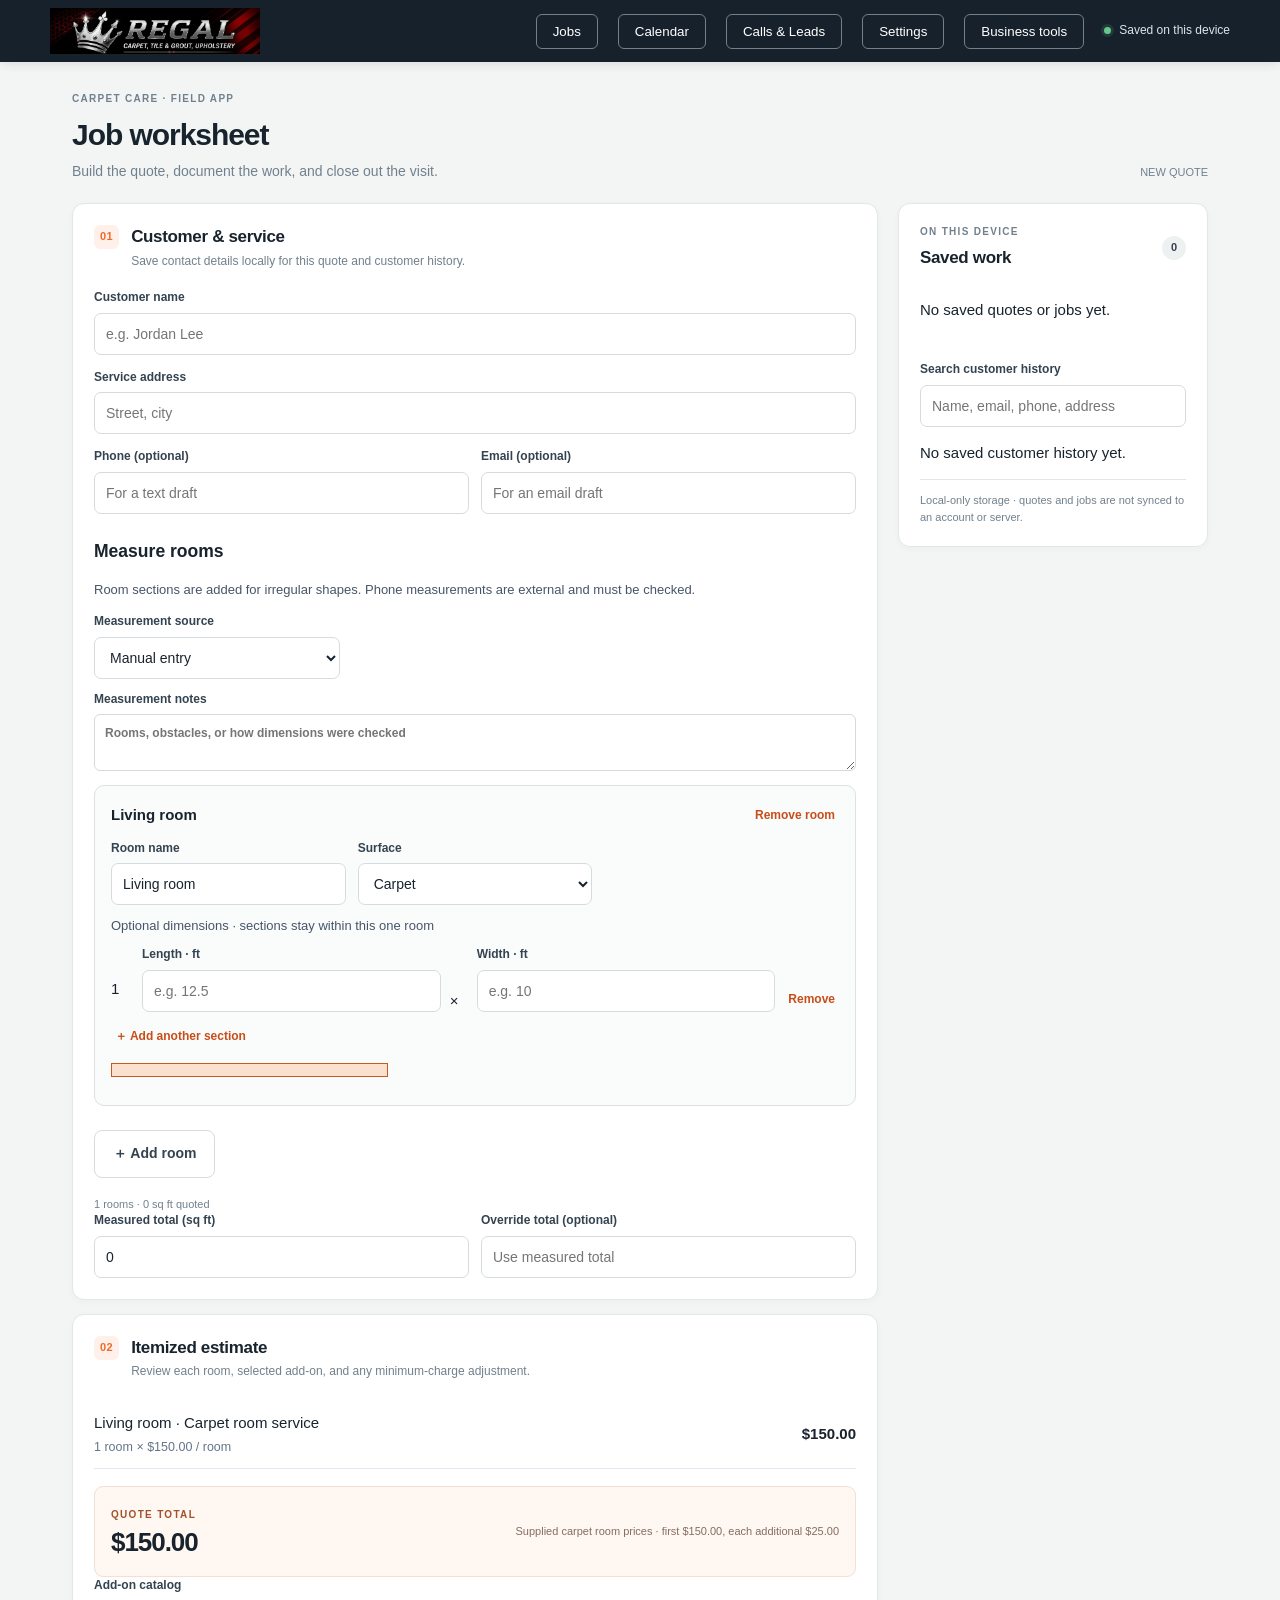
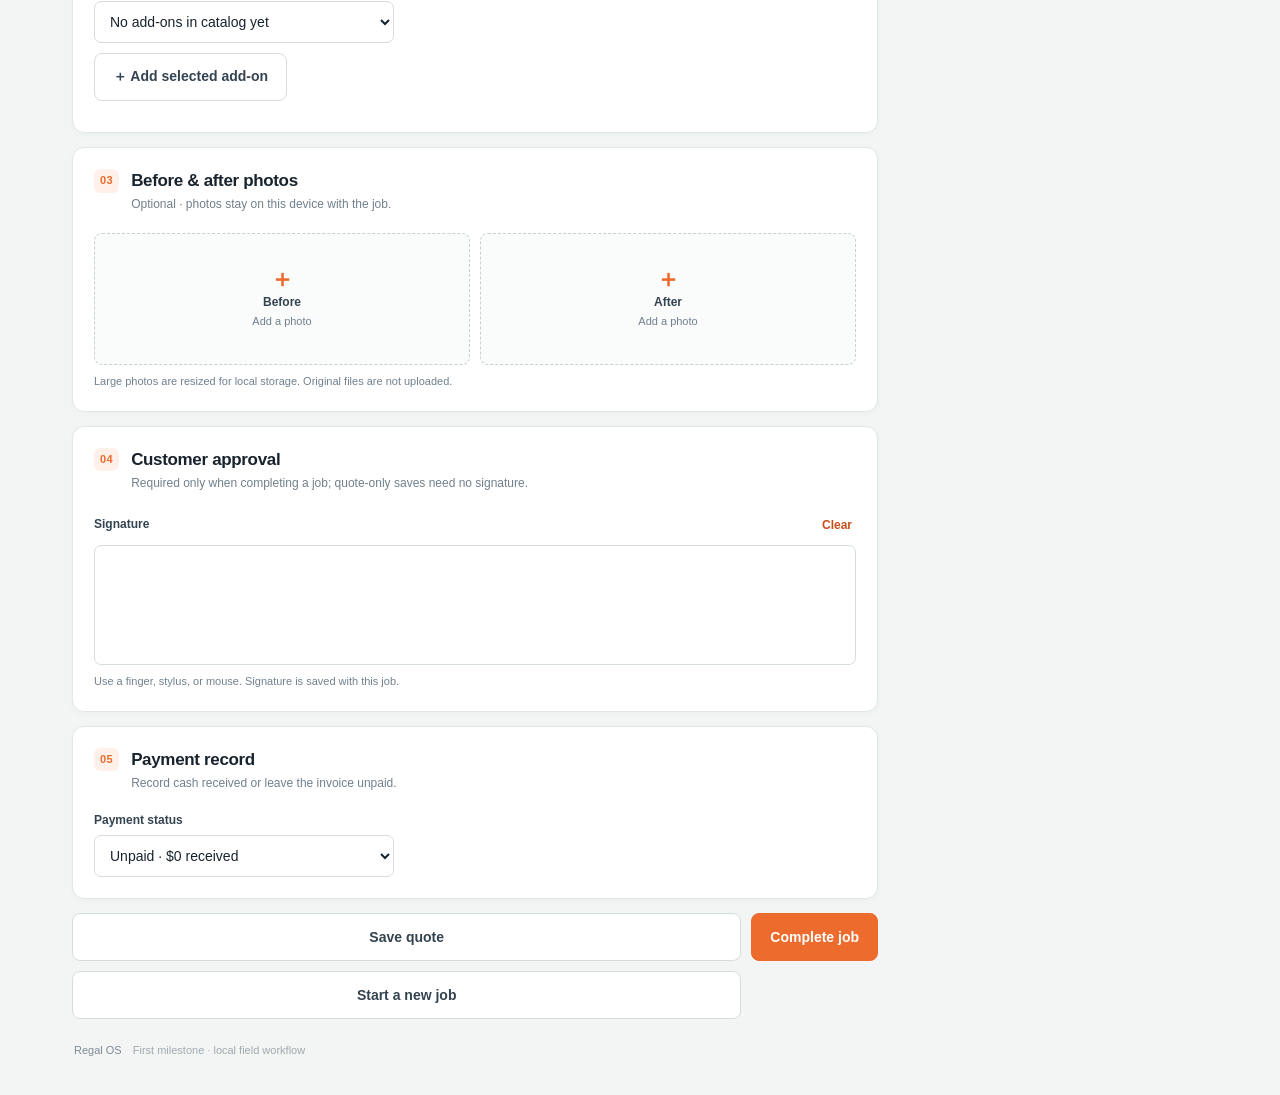
<file: index.html>
<!doctype html>
<html lang="en">
<head>
  <meta charset="utf-8">
  <meta name="viewport" content="width=device-width,initial-scale=1,viewport-fit=cover">
  <meta name="theme-color" content="#17212b">
  <title>Regal OS · Field job</title>
  <link rel="stylesheet" href="index.css">
  <link rel="stylesheet" href="mobile.css">
</head>
<body>
  <header class="topbar">
    <a class="brand" href="#top" aria-label="Regal OS home"><span class="regal-logo regal-logo-app" role="img" aria-label="Regal Carpet Cleaning logo"></span></a>
    <nav class="topbar-actions" aria-label="Main navigation"><button id="open-work" class="settings-open" type="button">Jobs</button><button id="open-calendar" class="settings-open" type="button">Calendar</button><button id="open-calls" class="settings-open" type="button">Calls &amp; Leads <span id="calls-due-badge" hidden></span></button><button id="open-settings" class="settings-open" type="button">Settings</button><button id="open-tools" class="settings-open" type="button">Business tools</button><div class="offline"><i></i> Saved on this device</div></nav>
  </header>
  <main id="top">
    <section class="intro"><div><p class="eyebrow">CARPET CARE · FIELD APP</p><h1>Job worksheet</h1><p class="muted">Build the quote, document the work, and close out the visit.</p></div><span id="job-id" class="job-id"></span></section>
    <div id="notice" class="notice" role="status" aria-live="polite"></div>
    <div class="layout">
      <div class="column">
        <section class="panel"><div class="step"><span>01</span><div><h2>Customer & service</h2><p>Save contact details locally for this quote and customer history.</p></div></div>
          <div class="fields"><label class="wide">Customer name<input id="customer" autocomplete="name" placeholder="e.g. Jordan Lee"></label><label class="wide">Service address<input id="address" autocomplete="street-address" placeholder="Street, city"></label>
            <label>Phone (optional)<input id="customer-phone" type="tel" autocomplete="tel" placeholder="For a text draft"></label><label>Email (optional)<input id="customer-email" type="email" autocomplete="email" placeholder="For an email draft"></label>
          </div>
          <div class="measurement-head"><h3>Measure rooms</h3><p>Room sections are added for irregular shapes. Phone measurements are external and must be checked.</p></div>
          <div class="fields measure-meta"><label>Measurement source<select id="measurement-source"><option value="manual">Manual entry</option><option value="tape">Tape measure</option><option value="laser">Laser measure</option><option value="phone">Phone app (external)</option></select></label><label class="wide">Measurement notes<textarea id="measurement-notes" rows="2" placeholder="Rooms, obstacles, or how dimensions were checked"></textarea></label></div>
          <div id="rooms" class="rooms-list"></div><button id="add-room" class="secondary add-row" type="button">＋ Add room</button><p id="room-total-label" class="hint"></p>
          <p id="measurement-guide" class="measure-guide" hidden></p>
          <div class="fields sqft-override"><label>Measured total (sq ft)<input id="measured-sqft" readonly value="0"></label><label>Override total (optional)<input id="sqft-override" type="number" min="0" step="0.01" inputmode="decimal" placeholder="Use measured total"></label></div>
        </section>
        <section class="panel"><div class="step"><span>02</span><div><h2>Itemized estimate</h2><p>Review each room, selected add-on, and any minimum-charge adjustment.</p></div></div>
          <div id="pricing-status" class="pricing-status"></div><div id="quote-lines" class="quote-lines"></div>
          <div class="quote"><div><span class="eyebrow">QUOTE TOTAL</span><strong id="total">—</strong></div><p id="rate-note">Set a rate to calculate</p></div>
          <label class="addon-select">Add-on catalog<select id="addon-picker"><option value="">Choose an add-on</option></select></label><button id="add-addon" class="secondary add-row" type="button">＋ Add selected add-on</button><div id="selected-addons" class="selected-addons"></div>
        </section>
        <section class="panel"><div class="step"><span>03</span><div><h2>Before & after photos</h2><p>Optional · photos stay on this device with the job.</p></div></div>
          <div class="photo-grid"><label class="photo-box"><input id="before-file" type="file" accept="image/*" capture="environment"><span class="photo-icon">＋</span><b>Before</b><span class="photo-help">Add a photo</span><img id="before-preview" alt="Before photo preview" hidden></label><label class="photo-box"><input id="after-file" type="file" accept="image/*" capture="environment"><span class="photo-icon">＋</span><b>After</b><span class="photo-help">Add a photo</span><img id="after-preview" alt="After photo preview" hidden></label></div>
          <p class="hint">Large photos are resized for local storage. Original files are not uploaded.</p>
        </section>
        <section class="panel"><div class="step"><span>04</span><div><h2>Customer approval</h2><p>Required only when completing a job; quote-only saves need no signature.</p></div></div>
          <div class="sign-head"><span>Signature</span><button id="clear-signature" class="text-button" type="button">Clear</button></div><canvas id="signature" tabindex="0" aria-label="Signature drawing area"></canvas><p class="hint">Use a finger, stylus, or mouse. Signature is saved with this job.</p>
        </section>
        <section class="panel"><div class="step"><span>05</span><div><h2>Payment record</h2><p>Record cash received or leave the invoice unpaid.</p></div></div>
          <label>Payment status<select id="payment"><option value="unpaid">Unpaid · $0 received</option><option value="cash">Paid in cash</option></select></label>
          <div id="cash-note" class="cash-note" hidden>Cash payment will be recorded as <b id="cash-amount">$157.50</b>. No card is charged.</div>
        </section>
        <section id="confirmation" class="confirm-panel" role="group" aria-labelledby="confirm-title" aria-describedby="confirm-message" aria-live="assertive" hidden>
          <div><h2 id="confirm-title">Confirm action</h2><p id="confirm-message"></p></div>
          <div class="confirm-actions"><button id="confirm-cancel" class="secondary" type="button">Cancel</button><button id="confirm-accept" class="primary" type="button">Confirm</button></div>
        </section>
        <div class="actions actions-workflow"><button id="save-quote" class="secondary" type="button">Save quote</button><button id="save-job" class="primary" type="button">Complete job</button><button id="new-job" class="secondary" type="button">Start a new job</button></div>
      </div>
      <aside class="panel saved-panel"><div class="saved-head"><div><p class="eyebrow">ON THIS DEVICE</p><h2>Saved work</h2></div><span id="job-count" class="count">0</span></div><div id="saved-jobs" class="saved-list"></div><label class="history-search">Search customer history<input id="history-search" type="search" placeholder="Name, email, phone, address"></label><div id="customer-history" class="customer-history"></div><p class="hint storage-note">Local-only storage · quotes and jobs are not synced to an account or server.</p></aside>
    </div>
    <footer>Regal OS <span>First milestone · local field workflow</span></footer>
  </main>
  <main id="tools-page" class="settings-page" hidden><section class="intro"><div><p class="eyebrow">REGAL BUSINESS</p><h1>Business tools</h1><p class="muted">Review your business, save property notes, and protect your records.</p></div></section><nav class="tools-tabs" aria-label="Business tools"><button data-tool="dashboard">Dashboard</button><button data-tool="properties">Properties & follow-ups</button><button data-tool="backup">Backup & restore</button><button data-tool="connections">Connections</button></nav><section id="dashboard-host" class="tool-host"></section><section id="properties-host" class="tool-host" hidden></section><section id="backup-host" class="tool-host" hidden></section><section id="connections-host" class="tool-host" hidden><h2>Connected services</h2><p>Shared records, sign-in and secure customer approval links need a connected database. They are not active yet.</p><p>Automatic distance and drive-time estimates need a mapping service. Use Calendar's manual estimates and Apple Maps directions for now.</p></section></main>
  <main id="calendar-page" class="settings-page" hidden>
    <section class="intro"><div><p class="eyebrow">REGAL SCHEDULE</p><h1>Appointments</h1><p class="muted">Book a visit, assign a technician, and keep the day organized.</p></div></section>
    <div id="calendar-host"></div>
  </main>
  <main id="calls-page" class="settings-page calls-page" hidden>
    <section class="intro"><div><p class="eyebrow">REGAL CUSTOMER CARE</p><h1>Calls &amp; Leads</h1><p class="muted">Log a call, find the customer, and plan your next step.</p></div></section>
    <div id="calls-host"></div>
  </main>
  <main id="settings-page" class="settings-page" hidden>
    <section class="intro"><div><p class="eyebrow">REGAL FIELD SETTINGS</p><h1>Pricing</h1><p class="muted">Set your own amounts. Nothing is charged or sent from this device.</p></div><button id="back-to-work" class="secondary" type="button">Back to job</button></section>
    <div id="settings-notice" class="notice" role="status" aria-live="polite"></div>
    <section class="panel pricing-settings"><div class="settings-heading"><div><h2>Your rate card</h2><p class="hint">The supplied carpet room prices are confirmed. Set your own square-foot, tile, upholstery, and optional service rates before using them.</p></div><span id="pricing-mode-badge" class="pricing-badge"></span></div>
      <label class="carpet-model-field">Carpet pricing model<select id="carpet-pricing-model"><option value="room">Per room package</option><option value="sqft">Per square foot</option></select></label>
      <div id="carpet-room-rates" class="fields carpet-room-rates"><label>First carpet room<input id="carpet-first-room-rate" type="number" min="0" step="0.01"></label><label>Each additional carpet room<input id="carpet-additional-room-rate" type="number" min="0" step="0.01"></label></div>
      <p id="carpet-pricing-help" class="hint">Supplied room prices: $150 for the first carpet room and $25 for each additional room. No size limit; halls and stairs have no separate surcharge. Rectangle sections remain part of one room.</p>
      <div class="pricing-grid"><span></span><b>Standard</b><b>Deep clean</b><b>Premium protect</b>
        <b class="carpet-sqft-field">Carpet · per sq ft</b><input class="carpet-sqft-field" data-rate-surface="carpet" data-rate-tier="standard" type="number" min="0" step="0.01"><input class="carpet-sqft-field" data-rate-surface="carpet" data-rate-tier="deep" type="number" min="0" step="0.01"><input class="carpet-sqft-field" data-rate-surface="carpet" data-rate-tier="premium" type="number" min="0" step="0.01">
        <b>Tile · per sq ft</b><input data-rate-surface="tile" data-rate-tier="standard" type="number" min="0" step="0.01"><input data-rate-surface="tile" data-rate-tier="deep" type="number" min="0" step="0.01"><input data-rate-surface="tile" data-rate-tier="premium" type="number" min="0" step="0.01">
        <b>Upholstery · per item</b><input data-rate-surface="upholstery" data-rate-tier="standard" type="number" min="0" step="0.01"><input data-rate-surface="upholstery" data-rate-tier="deep" type="number" min="0" step="0.01"><input data-rate-surface="upholstery" data-rate-tier="premium" type="number" min="0" step="0.01">
      </div>
      <label class="minimum-field">Minimum service charge<input id="minimum-charge" type="number" min="0" step="0.01" value="0"></label>
      <label class="confirm-rate-label"><input id="confirm-prices" type="checkbox"> I have reviewed these as Regal's prices. Otherwise keep demonstration labels.</label>
      <button id="save-pricing" class="primary" type="button">Save rate card</button>
    </section>
    <section class="panel pricing-settings"><h2>Optional add-on catalog</h2><p class="hint">Add only services you choose to offer. No add-on or fee is selected or charged by default.</p>
      <div id="addon-catalog" class="addon-catalog"></div>
      <div class="addon-editor"><label>Add-on name<input id="addon-name" maxlength="80" placeholder="e.g. Fabric protector"></label><label>Price<input id="addon-rate" type="number" min="0" step="0.01" placeholder="Enter your amount"></label><label>Charge unit<select id="addon-unit"><option value="job">Per job</option><option value="stair">Per stair / step</option><option value="room">Per room</option><option value="item">Per item / seat</option><option value="sqft">Per sq ft</option><option value="hour">Per hour</option></select></label><button id="save-addon" class="secondary" type="button">Add to catalog</button></div>
    </section>
    <section class="panel pricing-settings"><h2>Pricing ideas to consider</h2><p class="hint">These published examples are from other companies and are not Regal prices or local recommendations. Review them as categories only; enter and confirm your own policy.</p>
      <ul class="pricing-ideas"><li>Stairs or steps, landings, halls, and oversized rooms</li><li>Fabric protector, odor treatment, or specialty spot treatment</li><li>Heavy furniture handling (state what routine light moving includes)</li><li>Upper-floor equipment/setup where access changes the work</li><li>Upholstery by seat or piece; minimum service charge</li></ul>
      <p class="hint">Examples: <a href="https://www.stanleysteemer.com/faqs" target="_blank" rel="noopener">Stanley Steemer FAQ</a>, <a href="https://www.zerorez.com/pricing" target="_blank" rel="noopener">Zerorez pricing</a>, <a href="https://mycarpetcleaning.us/pricing" target="_blank" rel="noopener">My Carpet Cleaning pricing</a>.</p>
    </section>
    <section class="panel measure-help"><h2>Measurement tools</h2><p><b>iPhone:</b> Apple Measure can help check individual dimensions. RoomPlan needs a compatible app/device and is not integrated here. Check large or important areas manually.</p><p><b>Android:</b> camera measurement support depends on device and app; it is not verified or integrated here. Enter measurements from a tool you trust.</p><p class="hint">This app does not scan rooms or measure from the camera. Choose the measurement source and write notes on the job.</p></section>
  </main>
  <section id="receipt-view" class="receipt-overlay" role="dialog" aria-modal="true" aria-labelledby="receipt-heading" aria-describedby="receipt-subtitle" hidden>
    <div class="receipt-toolbar"><button id="receipt-close" class="secondary" type="button">Back to jobs</button><button id="receipt-print" class="primary" type="button">Print / Save PDF</button><button id="receipt-share" class="secondary" type="button">Copy message</button></div>
    <div class="receipt-toolbar"><a id="receipt-email">Open email draft</a><a id="receipt-sms">Open text draft</a><span id="share-status" role="status"></span></div>
    <article class="receipt-paper">
      <header class="receipt-header"><div><span class="regal-logo regal-logo-receipt" role="img" aria-label="Regal Carpet Cleaning logo"></span><p class="regal-contact">(772) 778-8480 · Vero Beach, FL</p></div><span id="receipt-status" class="receipt-status"></span></header>
      <p class="receipt-preview">Preview · demonstration rates</p>
      <h1 id="receipt-heading">Receipt</h1>
      <p id="receipt-subtitle" class="receipt-subtitle"></p>
      <div class="receipt-meta"><div><span>Job number</span><b id="receipt-job-number"></b></div><div><span>Date</span><b id="receipt-date"></b></div></div>
      <section class="receipt-customer"><h2>Customer</h2><p id="receipt-customer-name"></p><p id="receipt-address"></p></section>
      <table class="receipt-lines"><thead><tr><th>Service</th><th>Area</th><th>Rate</th><th class="amount">Amount</th></tr></thead><tbody><tr><td id="receipt-service"></td><td id="receipt-area"></td><td id="receipt-rate"></td><td id="receipt-total" class="amount"></td></tr></tbody></table>
      <dl class="receipt-totals"><div><dt>Service total</dt><dd id="receipt-service-total"></dd></div><div><dt>Amount received</dt><dd id="receipt-received"></dd></div><div class="balance"><dt>Balance due</dt><dd id="receipt-balance"></dd></div></dl>
      <section id="receipt-signature-block" class="receipt-signature" hidden><h2>Customer approval</h2><img id="receipt-signature" alt="Customer signature"><span>Customer signature on file</span></section>
      <p class="receipt-footnote">Thank you for choosing Regal Carpet Cleaning.</p>
    </article>
  </section>
  <script src="pricing.js"></script>
  <script src="customer-tools.js"></script>
  <script src="calls.js"></script>
  <script src="calendar.js"></script>
  <script src="app.js"></script>
  <script src="mobile.js"></script>
  <script src="properties.js"></script>
  <script src="dashboard.js"></script>
  <script src="backup.js"></script>
  <script src="business-tools.js"></script>
</body>
</html>
</file>
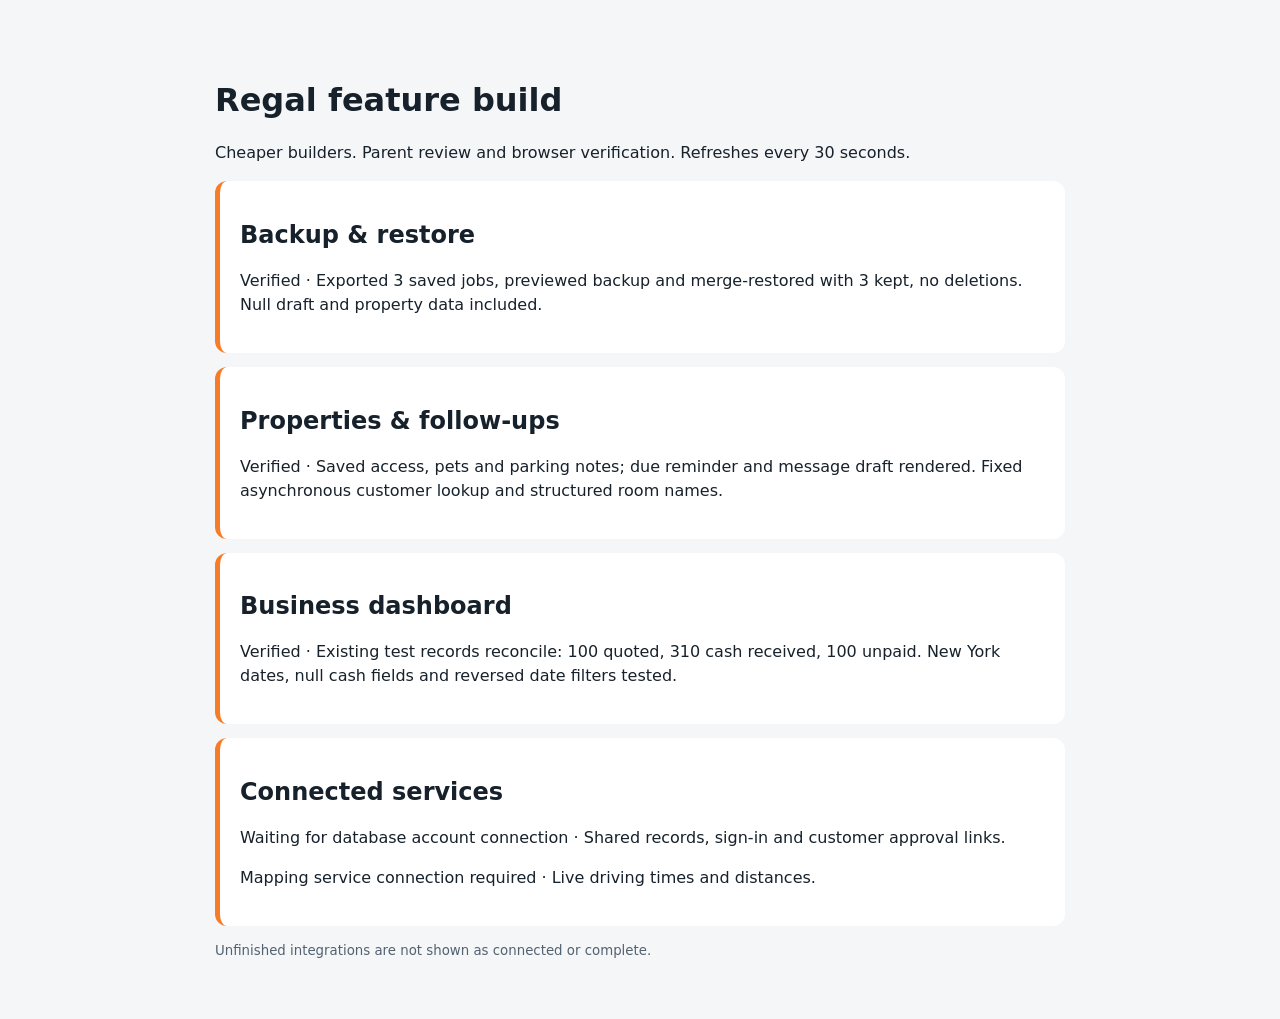
<file: build-progress.html>
<!doctype html><meta charset="utf-8"><meta name="viewport" content="width=device-width"><meta http-equiv="refresh" content="30"><title>Regal build progress</title><style>body{font:16px system-ui;background:#f4f6f8;color:#17212b;max-width:850px;margin:40px auto;padding:20px}article{padding:20px;background:white;border-radius:12px;margin:14px 0;border-left:5px solid #f67c28}p{line-height:1.5}small{color:#536270}</style><h1>Regal feature build</h1><p>Cheaper builders. Parent review and browser verification. Refreshes every 30 seconds.</p><article><h2>Backup & restore</h2><p>Verified · Exported 3 saved jobs, previewed backup and merge-restored with 3 kept, no deletions. Null draft and property data included.</p></article><article><h2>Properties & follow-ups</h2><p>Verified · Saved access, pets and parking notes; due reminder and message draft rendered. Fixed asynchronous customer lookup and structured room names.</p></article><article><h2>Business dashboard</h2><p>Verified · Existing test records reconcile: 100 quoted, 310 cash received, 100 unpaid. New York dates, null cash fields and reversed date filters tested.</p></article><article><h2>Connected services</h2><p>Waiting for database account connection · Shared records, sign-in and customer approval links.</p><p>Mapping service connection required · Live driving times and distances.</p></article><small>Unfinished integrations are not shown as connected or complete.</small>
</file>
<file: index.css>
:root {
  color-scheme: light;
  --ink: #18232d;
  --slate: #344350;
  --muted: #71808d;
  --line: #e1e6e9;
  --paper: #fff;
  --wash: #f3f5f5;
  --orange: #ed6b2d;
  --orange-dark: #c84d19;
  --green: #24734e;
  --radius: 12px;
}

* { box-sizing: border-box; }
body {
  margin: 0;
  background: var(--wash);
  color: var(--ink);
  font-family: Inter, -apple-system, BlinkMacSystemFont, "Segoe UI", sans-serif;
  font-size: 15px;
  line-height: 1.45;
}
.topbar {
  height: 62px;
  background: #17212b;
  color: white;
  display: flex;
  align-items: center;
  justify-content: space-between;
  padding: 0 max(22px, calc((100vw - 1180px) / 2));
  position: sticky;
  top: 0;
  z-index: 4;
  box-shadow: 0 2px 10px #14212b1c;
}
.brand { display: flex; align-items: center; gap: 10px; color: #fff; text-decoration: none; font-size: 13px; letter-spacing: .1em; font-weight: 700; }
.brand b { color: #aab6bf; }
.brand-mark { width: 29px; height: 29px; background: var(--orange); display: grid; place-items: center; border-radius: 8px; font-family: Georgia, serif; font-size: 18px; }
.offline { font-size: 12px; color: #dce5e9; display: flex; align-items: center; gap: 8px; }
.offline i { display: block; width: 7px; height: 7px; border-radius: 50%; background: #66c68b; box-shadow: 0 0 0 3px #66c68b25; }
main { max-width: 1180px; margin: 0 auto; padding: 30px 22px 36px; }
.intro { display: flex; align-items: flex-end; justify-content: space-between; margin: 0 0 22px; }
.eyebrow { font-size: 10px; letter-spacing: .13em; font-weight: 750; color: var(--muted); margin: 0 0 6px; }
.intro h1 { font-size: 30px; letter-spacing: -.035em; margin: 0; font-weight: 720; }
.muted { color: var(--muted); margin: 5px 0 0; font-size: 14px; }
.job-id { font-size: 11px; color: var(--muted); font-variant-numeric: tabular-nums; }
.layout { display: grid; grid-template-columns: minmax(0, 1fr) 310px; gap: 20px; align-items: start; }
.column { display: grid; gap: 14px; }
.panel { background: var(--paper); border: 1px solid var(--line); border-radius: var(--radius); padding: 21px; box-shadow: 0 2px 7px #27343b08; }
.step { display: flex; gap: 12px; align-items: flex-start; margin-bottom: 19px; }
.step > span { font-size: 11px; font-weight: 750; color: var(--orange); background: #fff1e9; border-radius: 6px; padding: 4px 6px; letter-spacing: .04em; }
.step h2, .saved-head h2 { margin: 0; font-size: 17px; letter-spacing: -.02em; }
.step p { margin: 3px 0 0; color: var(--muted); font-size: 12px; }
.fields { display: grid; grid-template-columns: 1fr 1fr; gap: 14px 12px; }
.fields .wide { grid-column: 1 / -1; }
label { display: flex; flex-direction: column; gap: 6px; font-size: 12px; font-weight: 650; color: var(--slate); }
input, select { min-width: 0; width: 100%; height: 42px; border: 1px solid #d5dce0; border-radius: 7px; background: white; padding: 0 11px; color: var(--ink); font-family: inherit; font-size: 14px; font-weight: 500; outline: none; }
input:focus, select:focus, button:focus-visible { border-color: var(--orange); box-shadow: 0 0 0 3px #ed6b2d24; outline: none; }
.quote { margin-top: 17px; padding: 15px 16px; background: #fff7f1; border: 1px solid #f4dfd2; border-radius: 9px; display: flex; align-items: center; justify-content: space-between; gap: 8px; }
.quote strong { display: block; font-size: 26px; letter-spacing: -.04em; font-variant-numeric: tabular-nums; }
.quote .eyebrow { color: #a1512c; }
.quote p { font-size: 11px; color: #866d61; margin: 0; text-align: right; }
.photo-grid { display: grid; grid-template-columns: 1fr 1fr; gap: 10px; }
.photo-box { height: 132px; border: 1px dashed #c7d0d5; border-radius: 8px; background: #fafbfb; position: relative; display: flex; flex-direction: column; align-items: center; justify-content: center; gap: 3px; overflow: hidden; color: var(--slate); cursor: pointer; }
.photo-box input { position: absolute; inset: 0; width: 100%; height: 100%; opacity: 0; cursor: pointer; z-index: 2; }
.photo-icon { font-size: 24px; line-height: 1; color: var(--orange); }
.photo-box b { font-size: 12px; }
.photo-help, .hint { font-size: 11px; color: var(--muted); font-weight: 450; }
.photo-box img { position: absolute; inset: 0; width: 100%; height: 100%; object-fit: cover; z-index: 1; }
.photo-box.has-image b { position: absolute; bottom: 8px; left: 8px; background: #17212bd9; color: #fff; border-radius: 4px; padding: 3px 7px; z-index: 2; }
.hint { margin: 9px 0 0; }
.sign-head { display: flex; justify-content: space-between; align-items: center; font-size: 12px; font-weight: 650; color: var(--slate); margin-bottom: 7px; }
.text-button { border: 0; background: none; color: var(--orange-dark); font-family: inherit; font-size: 12px; font-weight: 650; padding: 6px 4px; cursor: pointer; }
canvas { display: block; width: 100%; height: 120px; border: 1px solid #d5dce0; border-radius: 7px; background: #fff; touch-action: none; }
.panel > label { max-width: 300px; }
.cash-note { margin-top: 12px; background: #f0f7f2; border-radius: 7px; padding: 10px 12px; font-size: 12px; color: #315c43; }
.actions { display: grid; grid-template-columns: 1fr auto; gap: 10px; }
.primary, .secondary { min-height: 48px; border-radius: 8px; padding: 0 18px; font-size: 14px; font-weight: 700; cursor: pointer; transition: background .15s, transform .15s; }
.primary { border: 1px solid var(--orange); background: var(--orange); color: white; }
.primary:hover { background: var(--orange-dark); border-color: var(--orange-dark); }
.secondary { border: 1px solid #d5dce0; background: white; color: var(--slate); }
.secondary:hover { background: #f8f9f9; }
.primary:active, .secondary:active { transform: translateY(1px); }
.saved-panel { position: sticky; top: 80px; }
.saved-head { display: flex; justify-content: space-between; align-items: center; margin-bottom: 14px; }
.count { background: #eef1f2; padding: 4px 9px; border-radius: 12px; font-size: 11px; font-weight: 700; color: var(--slate); }
.saved-list { display: grid; gap: 8px; }
.empty { padding: 16px 10px; border: 1px dashed var(--line); border-radius: 8px; color: var(--muted); font-size: 12px; text-align: center; }
.saved-job { width: 100%; text-align: left; border: 1px solid var(--line); background: #fff; border-radius: 8px; padding: 11px; cursor: pointer; color: var(--ink); }
.saved-job:hover { border-color: #efa780; background: #fffaf7; }
.saved-job-top { display: flex; justify-content: space-between; gap: 8px; font-weight: 700; font-size: 12px; }
.saved-job small { display: block; margin-top: 5px; color: var(--muted); font-size: 11px; }
.status { font-size: 10px; color: var(--green); font-weight: 700; }
.storage-note { border-top: 1px solid var(--line); padding-top: 12px; margin-top: 16px; line-height: 1.5; }
.notice { display: none; margin: 0 0 13px; border-radius: 8px; padding: 11px 13px; font-size: 13px; }
.notice.show { display: block; }
.notice.success { background: #edf7f0; color: #24593b; border: 1px solid #d4eadb; }
.notice.error { background: #fff0eb; color: #8e3514; border: 1px solid #f3d1c2; }
.confirm-panel { display: flex; align-items: center; justify-content: space-between; gap: 14px; background: #fff8f2; border: 1px solid #f1c7ad; border-radius: 10px; padding: 15px 17px; }
.confirm-panel[hidden] { display: none; }
.confirm-panel h2 { font-size: 14px; margin: 0; }
.confirm-panel p { font-size: 12px; color: var(--slate); margin: 4px 0 0; }
.confirm-actions { display: flex; gap: 8px; flex-shrink: 0; }
.confirm-actions button { min-height: 40px; }
footer { padding: 24px 2px 0; color: #7e8b94; font-size: 11px; }
footer span { margin-left: 8px; color: #a0aab0; }

@media (max-width: 800px) {
  main { padding: 23px 15px 32px; }
  .layout { grid-template-columns: 1fr; }
  .saved-panel { position: static; grid-row: 2; }
  .intro h1 { font-size: 26px; }
}
@media (max-width: 460px) {
  .topbar { height: 56px; padding: 0 15px; }
  .offline { font-size: 11px; }
  main { padding: 20px 12px 28px; }
  .panel { padding: 17px; }
  .fields { grid-template-columns: 1fr; }
  .fields .wide { grid-column: auto; }
  .quote { align-items: flex-start; flex-direction: column; }
  .quote p { text-align: left; }
  .photo-box { height: 118px; }
  .actions { grid-template-columns: 1fr; }
  .secondary { min-height: 42px; }
  .confirm-panel { align-items: stretch; flex-direction: column; }
  .confirm-actions { justify-content: flex-end; }
}

main#top { scroll-margin-top: 76px; }

.saved-job-card { display: grid; gap: 7px; }
.saved-job { width: 100%; text-align: left; border: 1px solid var(--line); background: #fff; border-radius: 8px; padding: 11px; cursor: pointer; color: var(--ink); }
.saved-job:hover { border-color: #efa780; background: #fffaf7; }
.saved-job-top { display: flex; justify-content: space-between; gap: 8px; font-weight: 700; font-size: 12px; }
.saved-job small { display: block; margin-top: 5px; color: var(--muted); font-size: 11px; }
.receipt-open { justify-self: end; border: 0; color: var(--orange-dark); background: transparent; font-family: inherit; font-size: 12px; font-weight: 650; padding: 3px 2px; cursor: pointer; }
.receipt-open:hover { text-decoration: underline; }
.receipt-overlay { position: fixed; inset: 0; z-index: 20; overflow: auto; background: #e9edef; padding: 20px; }
.receipt-overlay[hidden] { display: none; }
.receipt-toolbar { width: min(100%, 760px); margin: 0 auto 12px; display: flex; justify-content: space-between; gap: 12px; }
.receipt-paper { width: min(100%, 760px); min-height: 800px; margin: 0 auto; background: #fff; padding: 52px 58px; box-shadow: 0 8px 34px #1b2c3a20; color: #18232d; }
.receipt-header { display: flex; align-items: flex-start; justify-content: space-between; gap: 20px; border-bottom: 2px solid #18232d; padding-bottom: 19px; }
.receipt-wordmark { display: grid; gap: 1px; }
.receipt-wordmark strong { font-family: Georgia, serif; font-size: 27px; letter-spacing: .08em; }
.receipt-wordmark span { font-size: 10px; letter-spacing: .18em; font-weight: 700; color: #586772; }
.receipt-status { font-size: 10px; letter-spacing: .1em; font-weight: 750; border: 1px solid #a9b5bb; border-radius: 4px; padding: 6px 9px; color: #344350; }
.receipt-status.paid { color: #216746; border-color: #9dc8ad; background: #f0f8f2; }
.receipt-preview { margin: 23px 0 5px; color: #a14c23; font-weight: 700; letter-spacing: .04em; font-size: 10px; text-transform: uppercase; }
.receipt-paper h1 { margin: 0; font-size: 30px; letter-spacing: -.035em; }
.receipt-subtitle { margin: 5px 0 24px; color: #6e7d87; font-size: 13px; }
.receipt-meta { display: grid; grid-template-columns: 1fr 1fr; gap: 15px; padding: 15px 0; border-top: 1px solid #e1e6e9; border-bottom: 1px solid #e1e6e9; }
.receipt-meta div { display: grid; gap: 4px; }
.receipt-meta span, .receipt-customer h2, .receipt-signature h2 { color: #75828a; font-size: 10px; text-transform: uppercase; letter-spacing: .1em; font-weight: 750; }
.receipt-meta b { font-size: 13px; font-variant-numeric: tabular-nums; }
.receipt-customer { padding: 19px 0 23px; }
.receipt-customer h2, .receipt-signature h2 { margin: 0 0 7px; }
.receipt-customer p { margin: 2px 0; font-size: 13px; }
.receipt-lines { border-collapse: collapse; width: 100%; font-size: 12px; }
.receipt-lines th { background: #f3f5f5; color: #52616a; text-align: left; padding: 10px 8px; font-size: 10px; text-transform: uppercase; letter-spacing: .05em; }
.receipt-lines td { padding: 13px 8px; border-bottom: 1px solid #e1e6e9; vertical-align: top; }
.receipt-lines .amount { text-align: right; white-space: nowrap; }
.receipt-totals { width: min(100%, 300px); margin: 17px 0 0 auto; }
.receipt-totals div { display: flex; justify-content: space-between; gap: 20px; padding: 5px 0; font-size: 12px; }
.receipt-totals dt { color: #586772; }
.receipt-totals dd { margin: 0; font-variant-numeric: tabular-nums; }
.receipt-totals .balance { border-top: 1px solid #bbc4c9; margin-top: 7px; padding-top: 11px; font-size: 15px; font-weight: 750; }
.receipt-totals .balance dt { color: #18232d; }
.receipt-signature { margin-top: 42px; padding-top: 14px; border-top: 1px solid #e1e6e9; display: grid; gap: 7px; width: 250px; }
.receipt-signature[hidden] { display: none; }
.receipt-signature img { width: 100%; height: 72px; object-fit: contain; object-position: left center; }
.receipt-signature span { border-top: 1px solid #aeb9bf; padding-top: 5px; color: #76838b; font-size: 10px; }
.receipt-footnote { margin-top: 44px; border-top: 1px solid #e1e6e9; padding-top: 11px; color: #75828a; font-size: 10px; line-height: 1.5; }
@media (max-width: 560px) {
  .receipt-overlay { padding: 10px; }
  .receipt-paper { padding: 27px 21px; min-height: 0; }
  .receipt-paper h1 { font-size: 25px; }
  .receipt-lines { font-size: 11px; }
  .receipt-lines th, .receipt-lines td { padding-left: 5px; padding-right: 5px; }
}
@media print {
  @page { size: letter; margin: .55in; }
  body { background: white !important; }
  body > *:not(#receipt-view) { display: none !important; }
  #receipt-view:not([hidden]) { display: block !important; position: static; overflow: visible; padding: 0; background: white; }
  .receipt-toolbar { display: none !important; }
  .receipt-paper { width: 100%; min-height: 0; margin: 0; padding: 0; box-shadow: none; }
  .receipt-preview { print-color-adjust: exact; -webkit-print-color-adjust: exact; }
}
.regal-logo{display:block;background-color:#080808;background-image:url("[data-uri]");background-repeat:no-repeat;background-size:100% auto;aspect-ratio:1254/280;overflow:hidden;print-color-adjust:exact;-webkit-print-color-adjust:exact}.regal-logo-app{width:210px}.regal-logo-receipt{width:280px;max-width:100%}.regal-contact{font-size:12px;color:#475569;margin:8px 0 0}@media(max-width:480px){.regal-logo-app{width:170px}.receipt-header{gap:12px;flex-wrap:wrap}.regal-logo-receipt{width:240px}}
.room-card{border:1px solid #dce1e4;border-radius:10px;padding:16px;margin:14px 0;background:#fafcfc}.room-heading,.selected-addon,.addon-catalog-row,.settings-heading{display:flex;justify-content:space-between;align-items:center;gap:12px}.room-fields,.measure-meta,.addon-editor{display:grid;grid-template-columns:repeat(3,minmax(0,1fr));gap:12px;margin:12px 0}.section-dimensions{display:grid;grid-template-columns:22px 1fr 18px 1fr auto;gap:9px;align-items:end;margin:10px 0}.section-index{padding-bottom:12px}.sections-title,.measurement-head p,.measure-guide{font-size:13px;color:#475569}.room-sketch{display:flex;gap:8px;align-items:center;margin:12px 0}.sketch-rect{display:block;background:#f9731633;border:1px solid #c45b25}.quote-line{display:flex;align-items:center;justify-content:space-between;border-bottom:1px solid #e2e8f0;padding:12px 0;gap:10px}.quote-line small{display:block;color:#64748b;margin-top:4px}.pricing-status{padding:10px;color:#a53617;background:#fff0e9}.selected-addon{padding:10px 0}.selected-addon input{width:90px}.settings-page{max-width:1100px;margin:auto;padding:24px}.pricing-grid{display:grid;grid-template-columns:1.7fr repeat(3,1fr);gap:10px;align-items:center;margin:20px 0}.minimum-field{max-width:260px;margin:20px 0}.confirm-rate-label{display:flex;gap:10px;align-items:center;margin:20px 0}.confirm-rate-label input{width:20px;min-height:20px}.topbar-actions{display:flex;gap:20px;align-items:center}.settings-open{background:transparent;color:white;border:1px solid #72808b;padding:9px 16px;border-radius:6px;cursor:pointer}.pricing-settings{margin-bottom:20px}.addon-editor{grid-template-columns:2fr 1fr 1fr auto}.addon-catalog-row{padding:10px;border-bottom:1px solid #e2e8f0}.history-search{margin:25px 0 15px}.customer-history-group{padding:10px 0;border-bottom:1px solid #ddd}.customer-history-group h3{font-size:15px}.customer-history-jobs{padding:0;list-style:none}.customer-history-job{padding:10px 0}.customer-history-job-title,.customer-history-job-meta{display:block;font-size:12px;margin-bottom:5px}.customer-history-photo{width:55px;height:40px;object-fit:cover;margin:5px}.customer-history-open{padding:8px;font-size:12px;border:1px solid #ccc;border-radius:5px;background:white;cursor:pointer}.receipt-toolbar{flex-wrap:wrap;gap:10px}.receipt-toolbar a{font-size:13px;color:#1e40af;cursor:pointer}.receipt-toolbar [role=status]{font-size:12px;color:#475569}textarea{width:100%;padding:10px;border:1px solid #d5dadd;border-radius:6px;font:inherit}.add-row{margin:10px 0}main[hidden]{display:none!important}.actions-workflow{flex-wrap:wrap}.actions-workflow button{flex:1}.pricing-ideas{font-size:14px;line-height:1.7}.measurement-head{margin-top:25px}.saved-job b,.saved-job small{display:block}
@media(max-width:650px){.room-fields,.measure-meta,.addon-editor{grid-template-columns:1fr}.pricing-grid{grid-template-columns:1.4fr repeat(3,minmax(55px,1fr));gap:5px;font-size:11px}.pricing-grid input{padding:8px;min-width:0}.section-dimensions{grid-template-columns:1fr 1fr}.section-index,.multiply{display:none}.section-dimensions button{grid-column:span 2}.settings-page{padding:12px}.topbar-actions{gap:8px}.topbar .offline{display:none}.regal-logo-app{width:160px}.actions-workflow{display:flex;flex-direction:column}.receipt-toolbar button{font-size:12px}.room-card{padding:12px}}
[hidden]{display:none!important}
.calls-layout{display:grid;grid-template-columns:minmax(280px,1fr) minmax(300px,1.2fr);gap:24px;align-items:start}.calls-form,.calls-list-pane{background:#fff;border:1px solid #e0e5e8;padding:22px;border-radius:12px}.calls-field{display:block;margin:12px 0}.calls-field>span{display:block;margin-bottom:6px}.calls-field input,.calls-field select,.calls-field textarea{width:100%}.calls-field textarea{min-height:100px}.calls-form-actions,.lead-card{display:flex;gap:10px;flex-wrap:wrap}.lead-card{display:block;padding:18px 0;border-bottom:1px solid #e0e5e8}.lead-card h3{margin:0 0 6px}.lead-card p{font-size:14px;margin:7px 0}.lead-card button,.calls-form button,.calls-match button{padding:10px 14px;border:1px solid #ccd4da;background:white;border-radius:6px;cursor:pointer;margin:5px 7px 5px 0;font:inherit;font-size:13px;min-height:42px}.calls-form button[type=submit]{background:#c34d10;color:white;border-color:#c34d10}.callbacks-summary{padding:16px;border:1px solid #e7c8ab;background:#fff5e9;border-radius:8px;margin:15px 0 20px;font-weight:600}.calls-local-note,.lead-meta{font-size:13px;color:#64748b}.calls-list-controls{display:flex;gap:10px;flex-wrap:wrap}.calls-list-controls input,.calls-list-controls select{flex:1;min-width:150px}.callback-badge{font-weight:600;padding:8px;border-radius:5px}.callback-overdue{color:#9a2215;background:#fff0ec}.callback-upcoming{color:#285d81;background:#edf6fc}.callback-completed{color:#276347;background:#e9f5ed}.calls-match{border:1px solid #bfd3df;background:#f4f9fc;padding:12px;margin:12px 0;border-radius:8px}.calls-match p{font-size:13px}.calls-form-message{color:#93471f;min-height:20px}.lead-notes{white-space:pre-wrap;overflow-wrap:anywhere}#calls-due-badge{background:#fff1db;color:#8b300c;border-radius:8px;padding:2px 5px;font-size:11px}.calls-list{max-height:950px;overflow:auto}.calls-matches{max-height:350px;overflow:auto}.calls-page .intro{margin-bottom:10px}
@media(max-width:700px){.calls-layout{grid-template-columns:1fr}.calls-form,.calls-list-pane{padding:16px}.topbar{flex-wrap:wrap;gap:7px}.topbar-actions{width:100%;justify-content:space-between}.topbar-actions .settings-open{padding:8px 10px;font-size:12px}.topbar .regal-logo-app{width:160px}.calls-page{padding-top:16px}main#top{scroll-margin-top:125px}.calls-list{max-height:none}.calls-page h1{font-size:26px}}
.calendar-layout{max-width:1200px;margin:auto}.calendar-timezone{color:#64748b;max-width:850px;line-height:1.5}.calendar-main{display:grid;grid-template-columns:1.25fr 1fr;gap:24px;align-items:start}.calendar-month,.calendar-agenda,.calendar-form{background:white;border:1px solid #dbe3ed;border-radius:16px;padding:20px}.calendar-toolbar{display:flex;align-items:center;gap:8px;flex-wrap:wrap;margin-bottom:16px}.calendar-toolbar h3{flex:1;text-align:center;margin:0}.calendar-toolbar button,.calendar-actions button,.appointment-card button,.calendar-inline-confirm button,.calendar-conflict-confirm button{padding:10px 14px;border:1px solid #cbd5e1;border-radius:8px;cursor:pointer}.calendar-grid{display:grid;grid-template-columns:repeat(7,minmax(0,1fr));gap:4px}.calendar-weekday{text-align:center;font-size:12px;font-weight:700;color:#64748b;padding:8px 0}.calendar-day{min-height:74px;padding:8px 4px;background:#f8fafc;border:1px solid #e2e8f0;border-radius:8px;text-align:left;cursor:pointer;min-width:0}.calendar-day.selected{background:#e9eaff;border:2px solid #5145a0}.calendar-day.today .calendar-day-number{font-weight:800;color:#5145a0}.calendar-day.outside-month{opacity:.45}.calendar-day-count{display:block;font-size:10px;line-height:1.2;margin-top:8px;color:#5145a0;overflow-wrap:anywhere}.calendar-agenda{grid-column:1}.calendar-form{grid-column:2;grid-row:1 / span 2;display:grid;grid-template-columns:1fr 1fr;gap:14px}.calendar-form h3,.calendar-form .calendar-notes,.calendar-actions,.calendar-message,.calendar-inline-confirm,.calendar-conflict-confirm{grid-column:1 / -1}.calendar-field{display:flex;flex-direction:column;gap:6px;font-size:13px;font-weight:600;min-width:0}.calendar-field input,.calendar-field select,.calendar-field textarea{width:100%;box-sizing:border-box;padding:11px;border:1px solid #cbd5e1;border-radius:8px;font:inherit;background:#fff;min-width:0}.calendar-actions{display:flex;gap:8px;flex-wrap:wrap}.calendar-message{margin:0;color:#5145a0}.calendar-inline-confirm,.calendar-conflict-confirm{background:#fff4d8;border:1px solid #e8c66a;padding:14px;border-radius:10px}.appointment-card{padding:16px 0;border-bottom:1px solid #e2e8f0}.appointment-card h4{margin:0 0 8px}.appointment-card p{margin:6px 0;overflow-wrap:anywhere}.appointment-time{font-weight:700;color:#5145a0}.appointment-card button{margin:8px 6px 0 0}.calendar-empty{color:#64748b}@media(max-width:800px){.calendar-main{grid-template-columns:1fr}.calendar-form{grid-column:1;grid-row:auto}.calendar-agenda{grid-row:2}.calendar-day{min-height:60px}.calendar-month,.calendar-agenda,.calendar-form{padding:14px}.calendar-toolbar h3{order:-1;flex-basis:100%;margin-bottom:8px}}@media(max-width:400px){.calendar-form{grid-template-columns:1fr}.calendar-day-count{font-size:9px}.topbar-actions{flex-wrap:wrap;gap:6px}}
.calendar-scheduling-settings{padding:18px;margin:20px 0;background:#fff;border:1px solid #dbe3ed;border-radius:12px}.calendar-scheduling-settings summary{cursor:pointer;font-weight:700}.calendar-scheduling-settings p{line-height:1.5;color:#64748b}.calendar-settings-fields{display:grid;grid-template-columns:repeat(3,minmax(0,1fr));gap:14px;margin:16px 0}.calendar-scheduling-settings button,.calendar-estimate-actions button{padding:10px 14px;border:1px solid #cbd5e1;border-radius:8px;cursor:pointer}.calendar-estimate-actions,.calendar-estimate-message{grid-column:1 / -1}.calendar-estimate-actions{display:flex;gap:8px;flex-wrap:wrap}.calendar-estimate-message{margin:0;line-height:1.5;color:#475569}.calendar-travel-warning{background:#fff4d8;padding:10px;border-radius:8px;color:#714c00}.calendar-travel-note,.calendar-manual-travel{font-size:13px;color:#64748b}.appointment-card a{display:inline-block;margin:8px 12px 8px 0;color:#234f83;font-weight:700;overflow-wrap:anywhere}@media(max-width:700px){.calendar-settings-fields{grid-template-columns:1fr}}
@media(max-width:700px){.topbar{height:auto;min-height:62px;padding-top:8px;padding-bottom:8px;row-gap:8px;flex-wrap:wrap}.topbar-actions{flex-wrap:wrap;width:100%;gap:6px}}
.tools-tabs{display:flex;gap:8px;flex-wrap:wrap;margin:18px 0}.tools-tabs button,.tool-host button{padding:12px 16px;border:1px solid #cbd5e1;border-radius:8px;cursor:pointer;background:#fff;color:#17212b;font:inherit}.tools-tabs button[aria-pressed=true]{background:#17212b;color:white}.tool-host{padding:22px;background:white;border:1px solid #dbe3ed;border-radius:14px;overflow-wrap:anywhere}.tool-host input,.tool-host select,.tool-host textarea{padding:11px;border:1px solid #cbd5e1;border-radius:8px;font:inherit;max-width:100%;box-sizing:border-box}.tool-host label{display:flex;flex-direction:column;gap:6px;margin:12px 0}.tool-host form{display:grid;gap:10px}.tool-host button{margin:6px 5px 6px 0}.tool-host p{line-height:1.5}.tool-host article{padding:16px 0;border-bottom:1px solid #e2e8f0}.tool-host h2{margin-top:0}.tool-host table{width:100%;border-collapse:collapse}.tool-host td,.tool-host th{padding:10px;text-align:left;border-bottom:1px solid #e2e8f0}body.mobile-mode #tools-page{max-width:480px;margin:auto;padding:16px 16px 100px}body.mobile-mode .tools-tabs{display:grid;grid-template-columns:1fr 1fr}body.mobile-mode .tool-host{padding:16px}body.mobile-mode .tool-host input,body.mobile-mode .tool-host select,body.mobile-mode .tool-host textarea{width:100%;font-size:16px}
.dashboard-metrics{display:grid;grid-template-columns:repeat(4,minmax(0,1fr));gap:12px}.dashboard-metric{background:#f7f9fa;padding:16px!important;border:1px solid #e2e8f0;border-radius:10px}.dashboard-metric h3{font-size:14px}.dashboard-metric p{font-size:22px;font-weight:750}.dashboard-filters{display:flex;gap:16px}.property-form{grid-template-columns:1fr 1fr}.property-form h3,.property-actions,.property-message{grid-column:1 / -1}.property-reminder-draft{width:100%;min-height:110px}.property-matches{display:grid;grid-template-columns:1fr 1fr;gap:12px}@media(max-width:700px){.dashboard-metrics{grid-template-columns:1fr 1fr}.dashboard-filters,.property-form{display:grid;grid-template-columns:1fr}.property-matches{grid-template-columns:1fr}.dashboard-metric p{font-size:18px}}
</file>
<file: mobile.css>
body.mobile-mode{min-height:100vh;margin:0;padding:0 0 calc(76px + env(safe-area-inset-bottom));background:#f5f7f8;color:#17212b;font-family:Inter,ui-sans-serif,system-ui,-apple-system,BlinkMacSystemFont,"Segoe UI",sans-serif}
body.mobile-mode .topbar{display:none!important}
body.mobile-mode>main{width:min(100%,480px);min-height:calc(100vh - 140px);margin:0 auto;padding:16px 16px 26px;box-sizing:border-box}
.mobile-header{position:sticky;top:0;z-index:50;display:flex;align-items:center;justify-content:space-between;gap:16px;width:min(100%,480px);min-height:62px;margin:0 auto;padding:calc(8px + env(safe-area-inset-top)) 18px 9px;box-sizing:border-box;background:#17212b;color:#fff;border-bottom:3px solid #f47b32}
.mobile-brand{display:flex;align-items:center;gap:9px;color:#fff;text-decoration:none;font-weight:800;font-size:19px;letter-spacing:.03em}.mobile-crown{color:#fb873e;font-size:27px;line-height:1}.mobile-current-view{flex:1;margin:0 0 0 4px;color:#dce4e8;font-size:12px;font-weight:700;text-align:center}.mobile-more{position:relative}.mobile-more summary{list-style:none;padding:9px 13px;border:1px solid #84909a;border-radius:20px;font-size:13px;cursor:pointer}.mobile-more summary::-webkit-details-marker{display:none}.mobile-more[open] summary{border-color:#fb873e}.mobile-more>#open-calls,.mobile-more>#open-settings{position:absolute;right:0;z-index:61;display:block;width:190px;margin-top:7px;padding:11px 13px;background:#fff;color:#17212b;border:1px solid #d7dde0;border-radius:8px;text-align:left;font:inherit;cursor:pointer}.mobile-more[open]::after{content:"";position:fixed;inset:0;z-index:-1;background:transparent}
body.mobile-mode #mobile-today{display:block;padding-top:24px}.mobile-today h1{margin:0;font-size:30px;letter-spacing:-.03em}.mobile-today-date{margin:5px 0 18px;color:#62717c;font-size:14px}.mobile-today h2{margin:24px 0 11px;font-size:19px}.mobile-today-summary{display:grid;grid-template-columns:repeat(3,minmax(0,1fr));gap:8px}.mobile-summary-card{min-height:66px;padding:12px 9px;box-sizing:border-box;border:1px solid #e1e6e8;border-radius:12px;background:#fff;color:#374752;font-size:12px;font-weight:700;line-height:1.35;text-align:center;display:flex;align-items:center;justify-content:center}.mobile-today-appointments{display:grid;gap:10px}.mobile-appointment-card{padding:15px;border:1px solid #e1e6e8;border-radius:13px;background:#fff;box-shadow:0 2px 8px #17212b0a}.mobile-appointment-card h3{margin:0 0 6px;font-size:17px}.mobile-appointment-card p{margin:5px 0;color:#40515c;font-size:13px}.mobile-appointment-time{font-weight:750;color:#17212b!important}.mobile-directions{display:inline-block;margin-top:5px;color:#a74712;font-size:13px;font-weight:750}.mobile-empty,.mobile-error{padding:15px;border-radius:10px;background:#fff;color:#53636f}.mobile-error{color:#9b321b}.mobile-today-actions{display:grid;gap:9px;margin:20px 0 5px}.mobile-primary,.mobile-secondary{min-height:48px;padding:12px 16px;border-radius:11px;font:inherit;font-size:15px;font-weight:750;cursor:pointer}.mobile-primary{border:1px solid #d86320;background:#f47b32;color:#fff;box-shadow:0 3px 8px #a747122b}.mobile-primary:active{background:#d86320}.mobile-secondary{border:1px solid #d6dde0;background:#fff;color:#263943}
body.mobile-mode #top{padding:0 0 22px;min-height:calc(100vh - 140px)}body.mobile-mode #top .intro{display:none}body.mobile-mode #top>#notice{margin:10px 16px}body.mobile-mode #top .layout{display:block;margin:0;padding:0}body.mobile-mode #top .layout .column{min-width:0;width:100%;padding:0}body.mobile-mode #top .column>.panel{margin:10px 12px;padding:16px;border-radius:13px;box-shadow:0 2px 9px #17212b0b}body.mobile-mode #top .layout .saved-panel{margin:10px 12px;padding:16px;border-radius:13px}body.mobile-mode #top footer{display:none}body.mobile-mode #top .actions-workflow{display:none!important}body.mobile-mode #top .room-fields,body.mobile-mode #top .fields{grid-template-columns:1fr}body.mobile-mode #top .section-dimensions{grid-template-columns:20px minmax(0,1fr) 16px minmax(0,1fr) auto;gap:5px}body.mobile-mode #top .section-dimensions input{min-width:0;padding:9px}body.mobile-mode #top .photo-grid{grid-template-columns:1fr 1fr}body.mobile-mode #top .quote-line{align-items:flex-start}body.mobile-mode #top .customer-history{max-height:none}body.mobile-mode[data-mobile-view="customers"] #top .intro,body.mobile-mode[data-mobile-view="customers"] #top>#notice,body.mobile-mode[data-mobile-view="customers"] #top .layout .column,body.mobile-mode[data-mobile-view="customers"] #top footer{display:none!important}body.mobile-mode[data-mobile-view="customers"] #top .layout .saved-panel{display:block!important;margin:12px;padding:18px}body.mobile-mode[data-mobile-view="quote"] #top .layout .saved-panel{display:none!important}body.mobile-mode[data-mobile-view="quote"] #top .layout .column>.panel[data-mobile-step-hidden="true"]{display:none!important}body.mobile-mode[data-mobile-view="quote"] #top .layout .column>.panel[data-mobile-step-hidden="false"]{display:block!important}
.mobile-quote-actions{position:fixed;z-index:55;right:0;bottom:calc(60px + env(safe-area-inset-bottom));left:0;display:none;grid-template-columns:1fr;gap:7px;width:min(100%,480px);margin:0 auto;padding:9px 14px;background:#f5f7f8f2;border-top:1px solid #e1e6e8;backdrop-filter:blur(10px);box-sizing:border-box}.mobile-quote-actions:not(:empty){display:grid}.mobile-quote-actions[data-step="1"],.mobile-quote-actions[data-step="2"]{grid-template-columns:1fr 1fr}.mobile-quote-actions[data-step="2"] .mobile-secondary{min-height:40px;padding:7px 8px;font-size:13px}.mobile-quote-actions[data-step="2"] .mobile-primary{grid-column:1/-1}.mobile-bottom-nav{position:fixed;z-index:60;right:0;bottom:0;left:0;display:grid;grid-template-columns:repeat(4,1fr);width:min(100%,480px);min-height:60px;margin:0 auto;padding:5px 8px calc(5px + env(safe-area-inset-bottom));box-sizing:border-box;background:#fff;border-top:1px solid #dce2e5;box-shadow:0 -4px 14px #17212b0d}.mobile-nav-button{display:flex;flex-direction:column;align-items:center;justify-content:center;gap:2px;border:0;border-radius:9px;background:transparent;color:#61717c;font:inherit;font-size:10px;font-weight:650;cursor:pointer}.mobile-nav-icon{font-size:20px;line-height:1.1}.mobile-nav-button.active{background:#fff3eb;color:#a74712}.mobile-nav-button:focus-visible,.mobile-primary:focus-visible,.mobile-secondary:focus-visible{outline:3px solid #f47b32;outline-offset:2px}
body.mobile-mode #calendar-page,body.mobile-mode #calls-page,body.mobile-mode #settings-page{padding:14px 12px 30px;max-width:480px;min-height:calc(100vh - 140px);box-sizing:border-box}body.mobile-mode #calendar-page .intro,body.mobile-mode #calls-page .intro,body.mobile-mode #settings-page .intro{margin:0 4px 12px;align-items:flex-start}body.mobile-mode #calendar-page .calendar-layout,body.mobile-mode #calls-page .calls-page{margin:0}body.mobile-mode #settings-page .pricing-grid{grid-template-columns:1.3fr repeat(3,minmax(45px,1fr));gap:5px;font-size:11px}body.mobile-mode #settings-page .pricing-grid input{min-width:0;padding:8px}body.mobile-mode #settings-page .addon-editor{grid-template-columns:1fr}body.mobile-mode #settings-page .panel{padding:15px;border-radius:13px}
body.mobile-mode:has(#receipt-view:not([hidden])) .mobile-bottom-nav,body.mobile-mode:has(#receipt-view:not([hidden])) .mobile-quote-actions{display:none!important}body.mobile-mode #receipt-view{z-index:100;overflow:auto;padding:12px}body.mobile-mode #receipt-view .receipt-paper{width:100%;box-sizing:border-box}body.mobile-mode #receipt-view .receipt-lines{font-size:11px}
@media(max-width:370px){.mobile-today-summary{grid-template-columns:1fr}.mobile-summary-card{min-height:44px}body.mobile-mode #top .section-dimensions{grid-template-columns:1fr 1fr}.mobile-quote-actions[data-step="2"]{grid-template-columns:1fr 1fr}}
body.mobile-mode .mobile-real-logo{display:block;width:145px;height:36px;background-size:cover;background-position:center 18%;}body.mobile-mode .mobile-brand{min-width:0}
body.mobile-mode .mobile-real-logo{background-size:100% auto;background-position:center top}
body.mobile-mode .mobile-more > button{position:absolute;right:0;display:block;width:210px;height:auto;min-height:44px;padding:12px;background:#fff;color:#17212b;border:1px solid #cbd5e1;border-radius:8px;text-align:left;font:14px system-ui;z-index:70}body.mobile-mode .mobile-more > #open-calls{top:40px}body.mobile-mode .mobile-more > #open-settings{top:90px}body.mobile-mode .mobile-more > #open-tools{top:140px}
</file>
